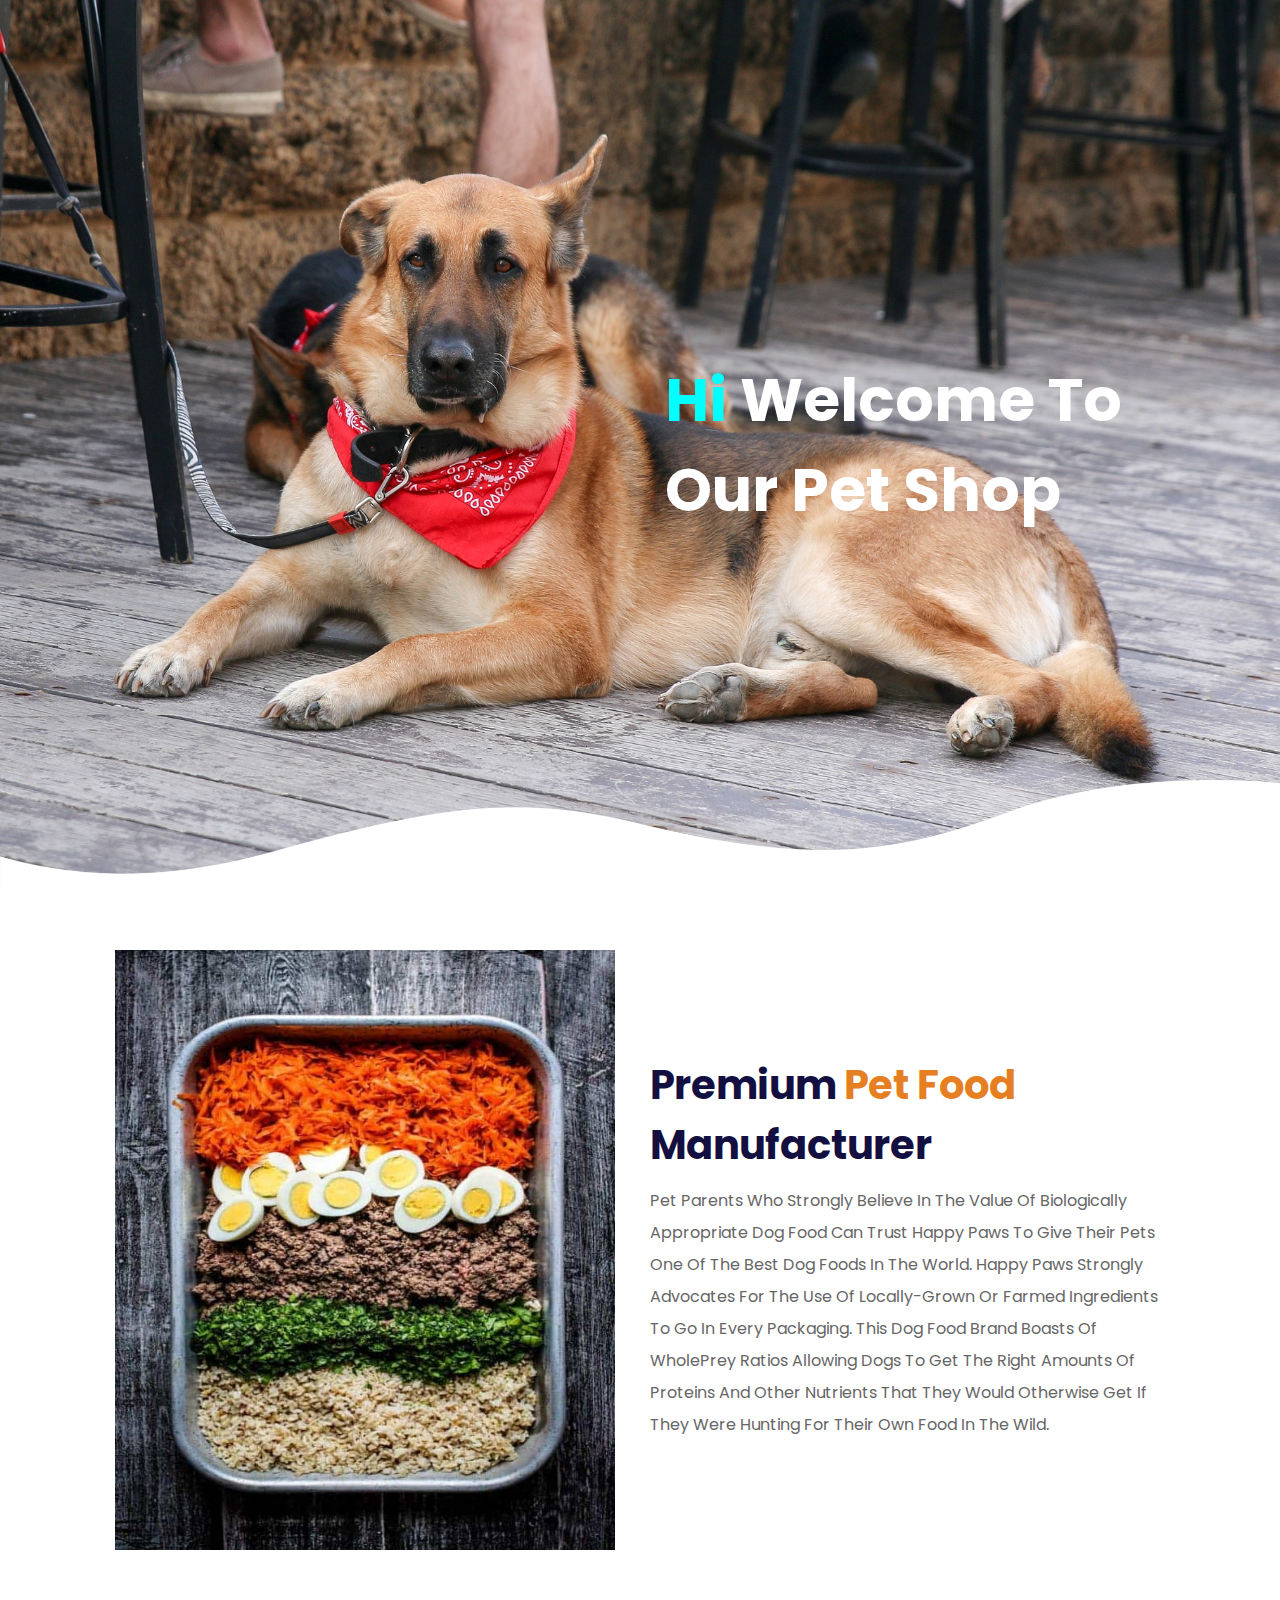
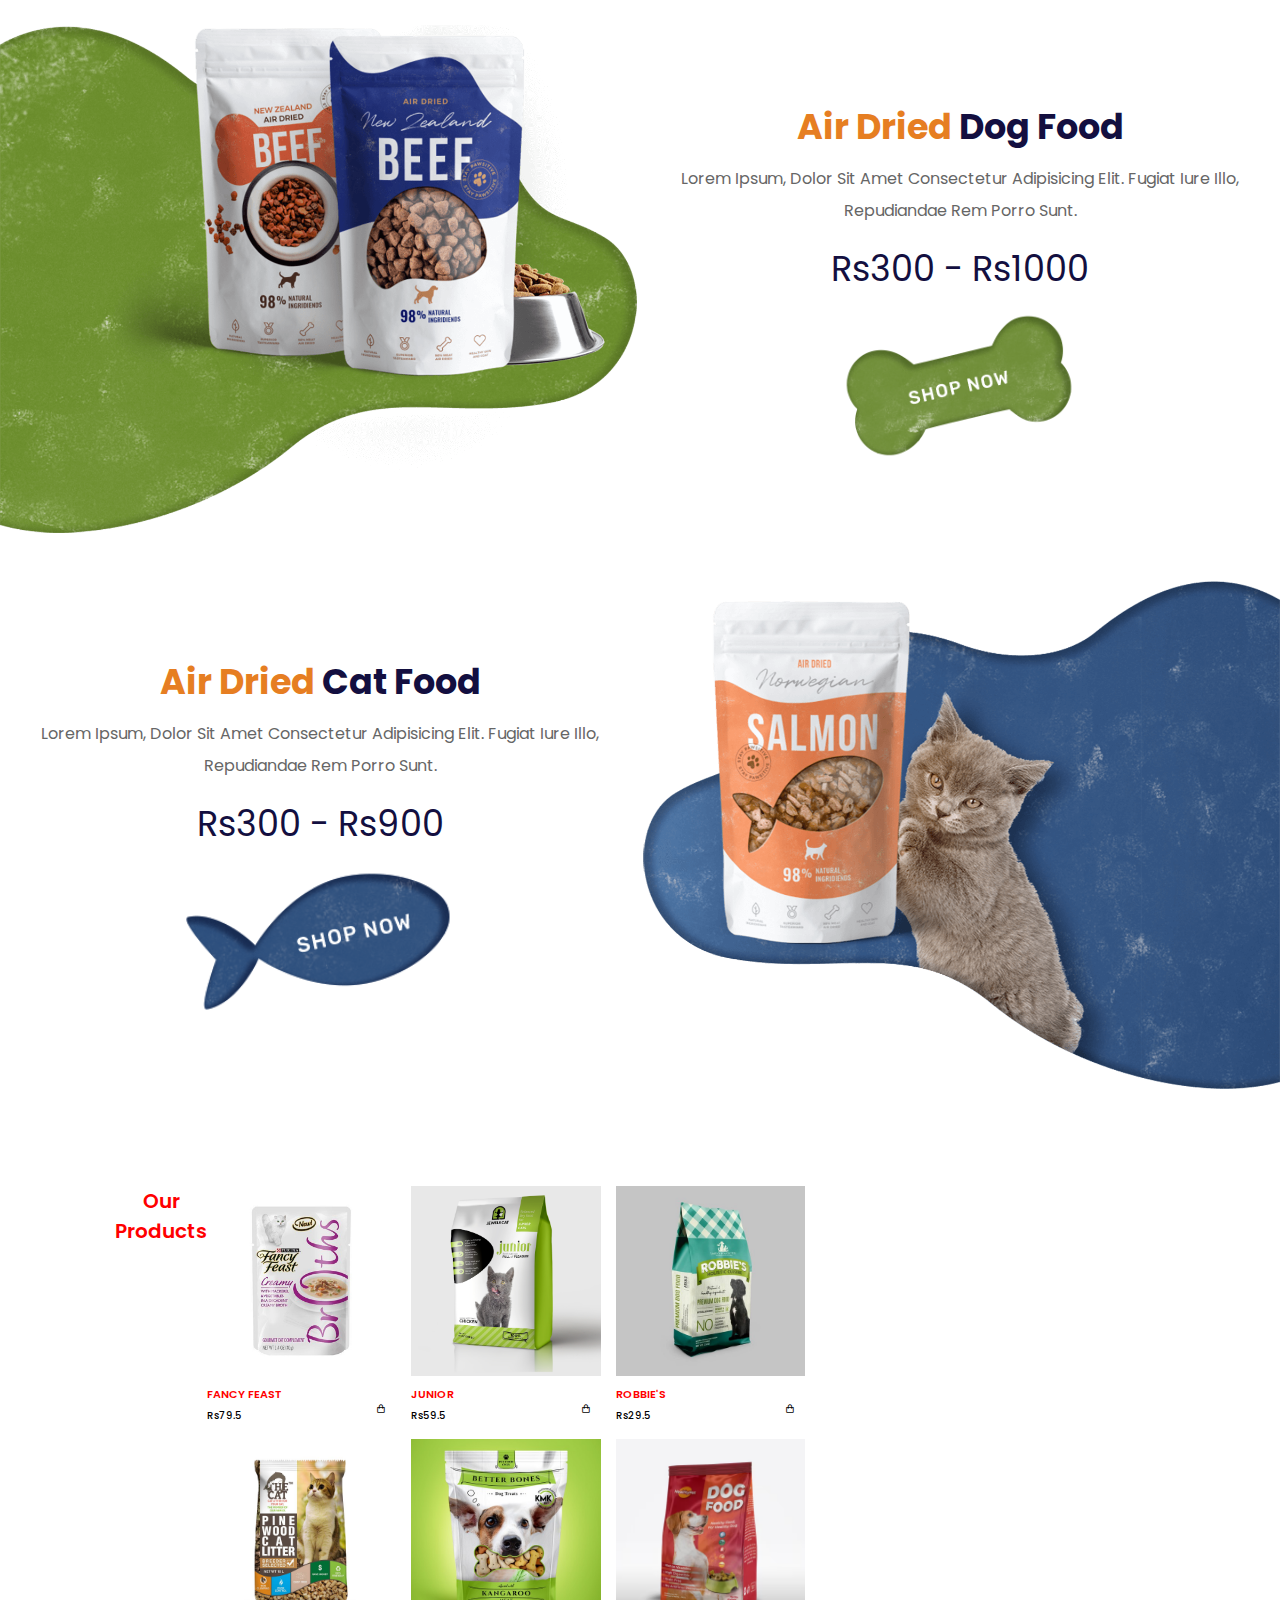
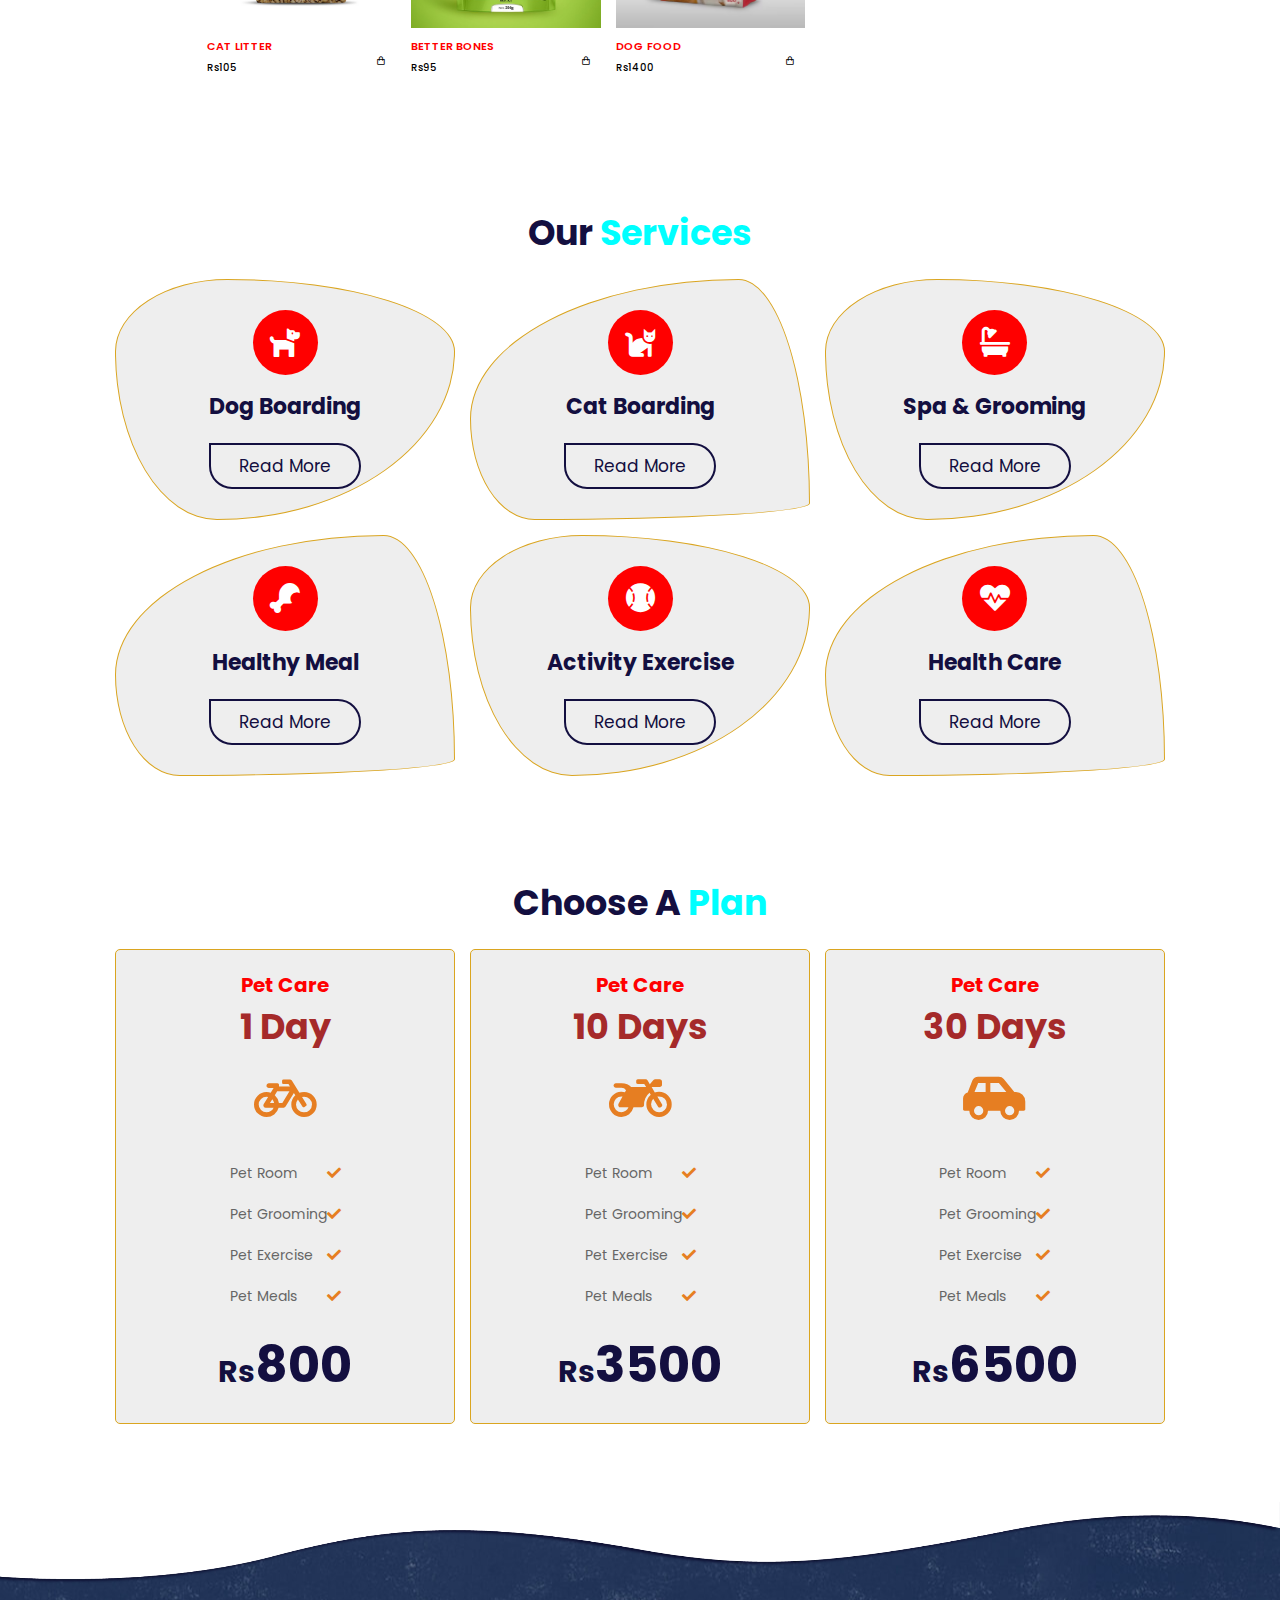
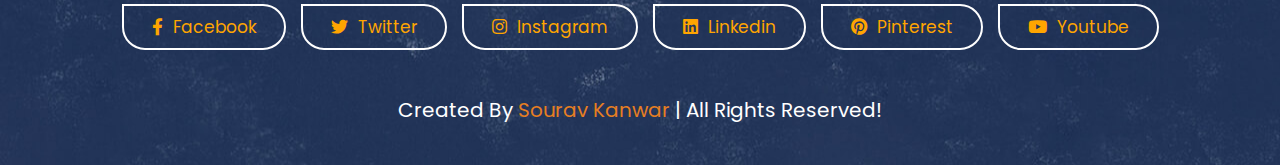
<file: Index.html>
<!DOCTYPE html>
<html lang="en">

<head>
    <meta charset="UTF-8">
    <meta http-equiv="X-UA-Compatible" content="IE=edge">
    <meta name="viewport" content="width=device-width, initial-scale=1.0">
    <title>Happy Paws</title>

    <!-- font awesome cdn link  -->
    <link rel="stylesheet" href="https://cdnjs.cloudflare.com/ajax/libs/font-awesome/5.15.4/css/all.min.css">
    <link href='https://unpkg.com/boxicons@2.1.2/css/boxicons.min.css' rel='stylesheet'>
    <!-- custom css file link  -->
    <link rel="stylesheet" href="./assets/css/style.css">

</head>

<body>

    <header class="header">

        <a href="#" class="logo"> <i class="fas fa-paw"></i> Happy Paws </a>

        <nav class="navbar">
            <a href="#home">home</a>
            <a href="#about">about</a>
            <a href="#shop">shop</a>
            <a href="#services">services</a>
            <a href="#plan">plan</a>
            <a href="contact.html">contact</a>
        </nav>

        <div class="icons">

            <div class="fas fa-bars" id="menu-btn"></div>
        </div>

        <a class="fas fa-shopping-cart" id="cart-icon" style="font-size: 3rem;"></a>

        <div class="cart">
            <h2 class="cart-title">Your Cart</h2>


            <div class="cart-content">


            </div>

            <div class="total">
                <div class="total-title">Total</div>
                <div class="total-price">$0</div>
            </div>

            <button type="button" class="btn-buy">Buy Now</button>

            <i class='bx bx-x' id="cart-close"></i>
        </div>
        <div class="fas fa-user" id="login-btn" style="font-size: 3rem;"></div>
        </div>
        <form action="" class="login-form">
            <h3>sign in</h3>
            <input type="email" name="" placeholder="enter your email" id="" class="box">
            <input type="password" name="" placeholder="enter your password" id="" class="box">
            <div class="remember">
                <input type="checkbox" name="" id="remember-me">
                <label for="remember-me">remember me</label>
            </div>
            <input type="submit" value="sign in" class="btn">
            <div class="links">
                <a href="#">forget password</a>
                <a href="#">sign up</a>
            </div>
        </form>


    </header>

    <section class="home" id="home">

        <div class="content">
            <h3> <span style="color:aqua;">hi</span> welcome to our pet shop </h3>

        </div>

        <img src="./assets/images/bottom_wave.png" class="wave" alt="">

    </section>

    <section class="about" id="about">

        <div class="image">
            <img style="height: 600px; width: 500px;" src="./assets/images/homemade-dog-food-5-e1594936709230.jpg"
                alt="">
        </div>

        <div class="content">
            <h3>premium <span>pet food</span> manufacturer</h3>
            <p>Pet parents who strongly believe in the value of biologically appropriate dog food can trust Happy Paws
                to give their pets one of the best dog foods in the world. Happy Paws strongly advocates for the use of
                locally-grown or farmed ingredients to go in every packaging. This dog food brand boasts of WholePrey
                ratios allowing dogs to get the right amounts of proteins and other nutrients that they would otherwise
                get if they were hunting for their own food in the wild.</p>

        </div>

    </section>

    <div class="dog-food">

        <div class="image">
            <img src="./assets/images/dog_food.png" alt="">
        </div>

        <div class="content">
            <h3> <span>air dried</span> dog food </h3>
            <p>Lorem ipsum, dolor sit amet consectetur adipisicing elit. Fugiat iure illo, repudiandae rem porro sunt.
            </p>
            <div class="amount">Rs300 - Rs1000</div>
            <a href="#shop"> <img src="./assets/images/shop_now_dog.png" alt=""> </a>
        </div>

    </div>

    <div class="cat-food">

        <div class="content">
            <h3> <span>air dried</span> cat food </h3>
            <p>Lorem ipsum, dolor sit amet consectetur adipisicing elit. Fugiat iure illo, repudiandae rem porro sunt.
            </p>
            <div class="amount">Rs300 - Rs900</div>
            <a href="#shop"> <img src="./assets/images/shop_now_cat.png" alt=""> </a>
        </div>

        <div class="image">
            <img src="./assets/images/cat_food.png" alt="">
        </div>

    </div>

    <section class="shop container" id="shop">
        <h2 class="section-title">Our Products</h2>

        <!-- CONTENT  -->
        <div class="shop-content">
            <!-- BOX 1 -->
            <div class="product-box">
                <img src="assets/images/HTB1Z9.ea3oQMeJjy1Xaq6ASsFXaU.jpg" alt="" class="product-img">
                <h2 class="product-title">Fancy Feast</h2>
                <span class="product-price">Rs79.5</span>
                <i class='bx bx-shopping-bag add-cart'></i>
            </div>
            <!-- BOX 2 -->
            <div class="product-box">
                <img src="assets/images/jewels_pet_packaging_mockup.jpg" alt="" class="product-img">
                <h2 class="product-title">Junior</h2>
                <span class="product-price">Rs59.5</span>
                <i class='bx bx-shopping-bag add-cart'></i>
            </div>
            <!-- BOX 3 -->
            <div class="product-box">
                <img src="assets/images/premium-dog-food-packaging-design.jpg" alt="" class="product-img">
                <h2 class="product-title">Robbie's</h2>
                <span class="product-price">Rs29.5</span>
                <i class='bx bx-shopping-bag add-cart'></i>
            </div>
            <!-- BOX 4 -->
            <div class="product-box">
                <img src="assets/images/cat-food-packaging-design-inspiration-1.jpg" alt="" class="product-img">
                <h2 class="product-title">Cat Litter</h2>
                <span class="product-price">Rs105</span>
                <i class='bx bx-shopping-bag add-cart'></i>
            </div>
            <!-- BOX 5 -->
            <div class="product-box">
                <img src="assets/images/attachment_113749082.jpg" alt="" class="product-img">
                <h2 class="product-title">Better Bones</h2>
                <span class="product-price">Rs95</span>
                <i class='bx bx-shopping-bag add-cart'></i>
            </div>
            <!-- BOX 6 -->
            <div class="product-box">
                <img src="assets/images/5625ee77-7594-49a5-84e5-92e9410c6af8.avif" alt="" class="product-img">
                <h2 class="product-title">Dog Food</h2>
                <span class="product-price">Rs1400</span>
                <i class='bx bx-shopping-bag add-cart'></i>
            </div>
        </div>
    </section>

    <section class="services" id="services">

        <h1 class="heading"> our <span style="color: aqua;">services</span> </h1>

        <div class="box-container">

            <div class="box">
                <i class="fas fa-dog"></i>
                <h3>dog boarding</h3>
                <a href="https://www.bookmypet.com/blogs/what-is-dog-boarding" class="btn">read more</a>
            </div>

            <div class="box">
                <i class="fas fa-cat"></i>
                <h3>cat boarding</h3>
                <a href="https://vivopets.com/what-is-cat-boarding/#:~:text=Cat%20boarding%20is%20a%20way%20to%20have%20your,a%20facility%20that%20specializes%20in%20caring%20for%20animals"
                    class="btn">read more</a>
            </div>

            <div class="box">
                <i class="fas fa-bath"></i>
                <h3>spa & grooming</h3>
                <a href="https://www.apetspaeverett.com/services-and-prices" class="btn">read more</a>
            </div>

            <div class="box">
                <i class="fas fa-drumstick-bite"></i>
                <h3>healthy meal</h3>
                <a href="https://www.wikihow.pet/Prepare-a-Healthy-Meal-for-Your-Pet-Dog" class="btn">read more</a>
            </div>

            <div class="box">
                <i class="fas fa-baseball-ball"></i>
                <h3>activity exercise</h3>
                <a href="https://petcube.com/blog/indoor-dog-exercise/" class="btn">read more</a>
            </div>

            <div class="box">
                <i class="fas fa-heartbeat"></i>
                <h3>health care</h3>
                <a href="https://www.wikihow.pet/Take-Care-of-a-Dog" class="btn">read more</a>
            </div>

        </div>

    </section>
    <section class="plan" id="plan">

        <h1 class="heading"> choose a <span style="color: aqua;">plan</span> </h1>

        <div class="box-container">

            <div class="box">
                <h3 class="title">pet care</h3>
                <h3 class="day"> 1 day </h3>
                <i class="fas fa-bicycle icon"></i>
                <div class="list">
                    <p> pet room <span class="fas fa-check"></span> </p>
                    <p> pet grooming <span class="fas fa-check"></span> </p>
                    <p> pet exercise <span class="fas fa-check"></span> </p>
                    <p> pet meals <span class="fas fa-check"></span> </p>
                </div>
                <div class="amount"><span>Rs</span>800</div>

            </div>

            <div class="box">
                <h3 class="title">pet care</h3>
                <h3 class="day"> 10 days </h3>
                <i class="fas fa-motorcycle icon"></i>
                <div class="list">
                    <p> pet room <span class="fas fa-check"></span> </p>
                    <p> pet grooming <span class="fas fa-check"></span> </p>
                    <p> pet exercise <span class="fas fa-check"></span> </p>
                    <p> pet meals <span class="fas fa-check"></span> </p>
                </div>
                <div class="amount"><span>Rs</span>3500</div>

            </div>

            <div class="box">
                <h3 class="title">pet care</h3>
                <h3 class="day"> 30 days </h3>
                <i class="fas fa-car-side icon"></i>
                <div class="list">
                    <p> pet room <span class="fas fa-check"></span> </p>
                    <p> pet grooming <span class="fas fa-check"></span> </p>
                    <p> pet exercise <span class="fas fa-check"></span> </p>
                    <p> pet meals <span class="fas fa-check"></span> </p>
                </div>
                <div class="amount"><span>Rs</span>6500</div>

            </div>

        </div>

    </section>

    <section class="footer">

        <img src="./assets/images/top_wave.png" alt="">

        <div class="share">
            <a href="#" class="btn"> <i class="fab fa-facebook-f"></i> facebook </a>
            <a href="#" class="btn"> <i class="fab fa-twitter"></i> twitter </a>
            <a href="#" class="btn"> <i class="fab fa-instagram"></i> instagram </a>
            <a href="#" class="btn"> <i class="fab fa-linkedin"></i> linkedin </a>
            <a href="#" class="btn"> <i class="fab fa-pinterest"></i> pinterest </a>
            <a href="#" class="btn"> <i class="fab fa-youtube"></i> youtube </a>
        </div>

        <div class="credit"> created by <span><a href="#">Sourav Kanwar</a></span> | all rights reserved! </div>

    </section>




















    <!-- custom js file link  -->
    <script src="./assets/js/script.js"></script>

</body>
</file>
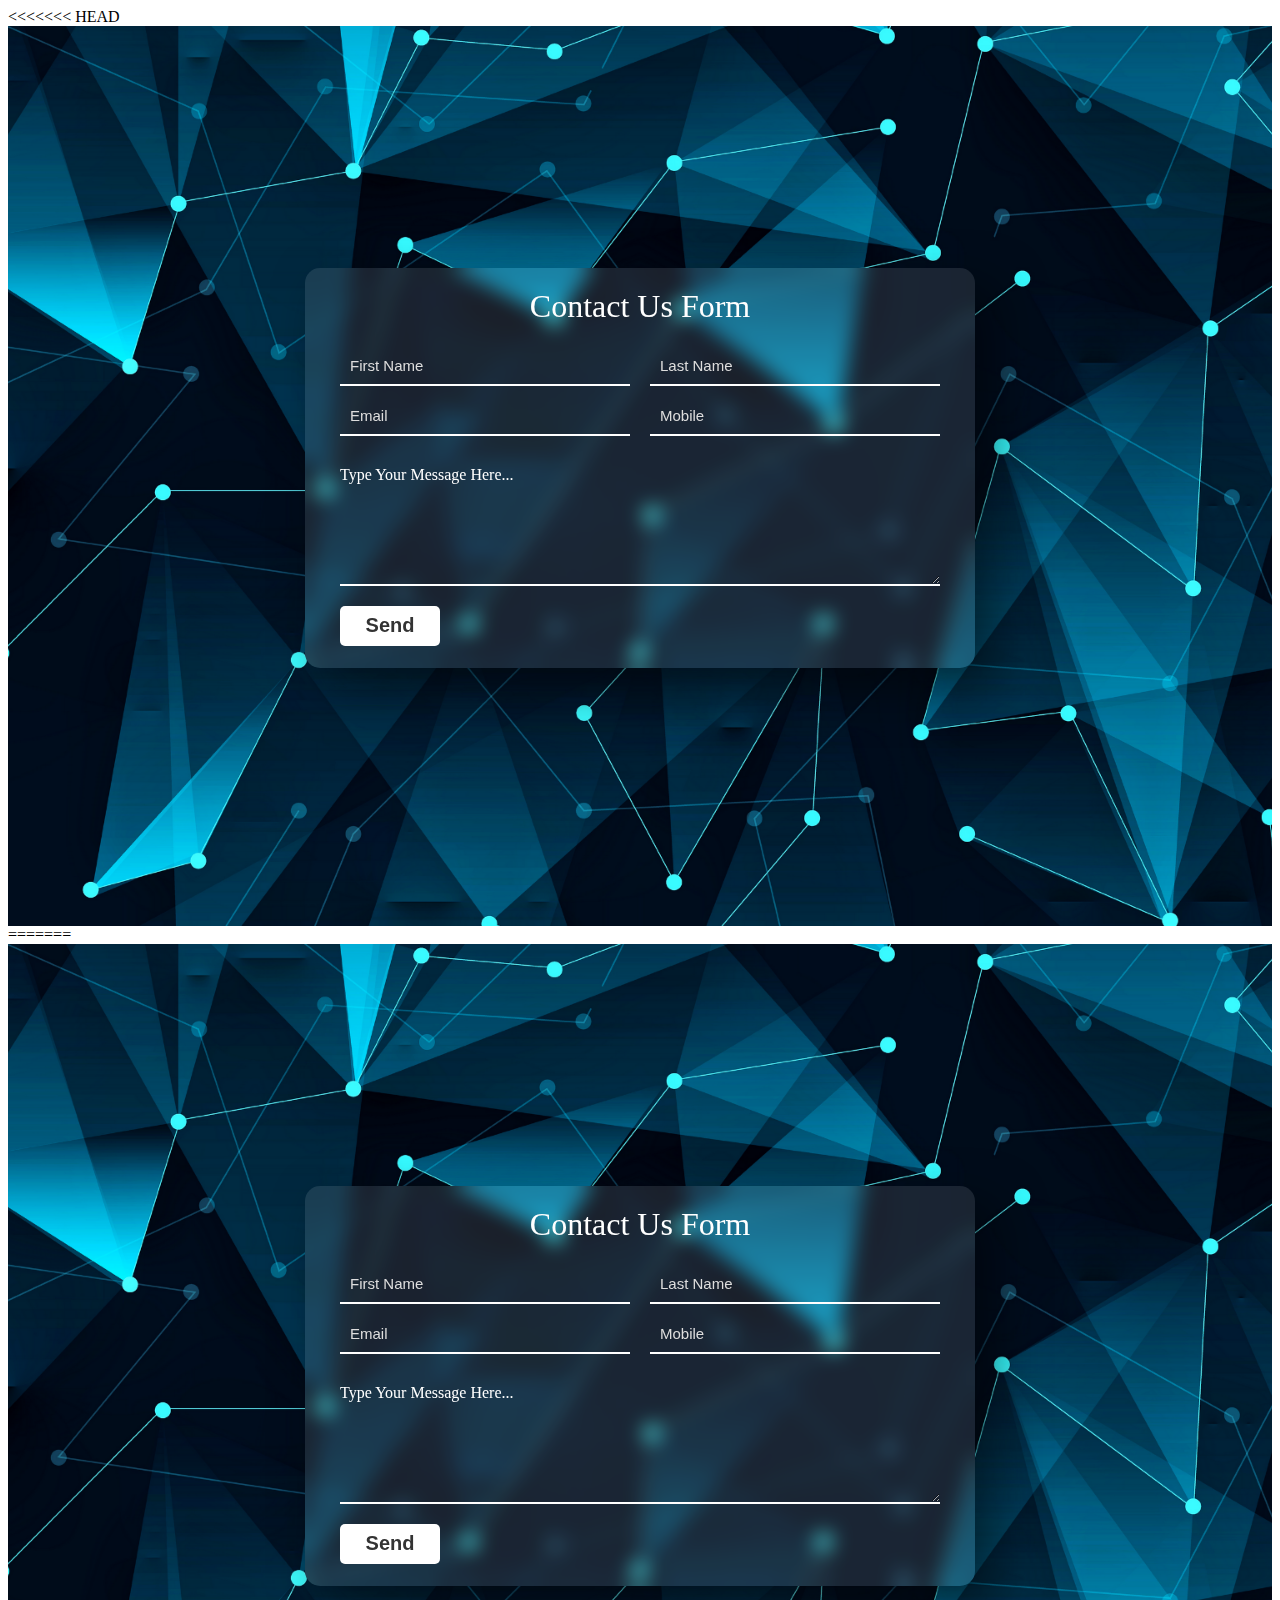
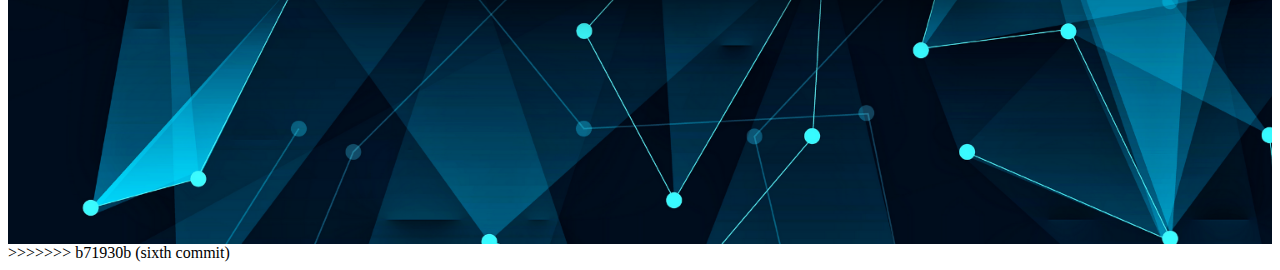
<file: contact.html>
<<<<<<< HEAD
<!DOCTYPE html>
<html lang="en">
<head>
    <meta charset="UTF-8">
    <meta http-equiv="X-UA-Compatible" content="IE=edge">
    <meta name="viewport" content="width=device-width, initial-scale=1.0">
    <title>Form Contact Us</title>
    <link rel="stylesheet" href="style.css">
</head>
<body>
    <div class="container">
        <form>
            <h1>Contact Us Form</h1>
            <input type="text" id="firstName" placeholder="First Name" required>
            <input type="text" id="lastName" placeholder="Last Name" required>
            <input type="email" id="email" placeholder="Email" required>
            <input type="text" id="mobile" placeholder="Mobile" required>
            <h4>Type Your Message Here...</h4>
            <textarea required></textarea>
            <input type="submit" value="Send" id="button">
        </form>
    </div>
</body>
=======
<!DOCTYPE html>
<html lang="en">
<head>
    <meta charset="UTF-8">
    <meta http-equiv="X-UA-Compatible" content="IE=edge">
    <meta name="viewport" content="width=device-width, initial-scale=1.0">
    <title>Form Contact Us</title>
    <link rel="stylesheet" href="style.css">
</head>
<body>
    <div class="container">
        <form>
            <h1>Contact Us Form</h1>
            <input type="text" id="firstName" placeholder="First Name" required>
            <input type="text" id="lastName" placeholder="Last Name" required>
            <input type="email" id="email" placeholder="Email" required>
            <input type="text" id="mobile" placeholder="Mobile" required>
            <h4>Type Your Message Here...</h4>
            <textarea required></textarea>
            <input type="submit" value="Send" id="button">
        </form>
    </div>
</body>
>>>>>>> b71930b (sixth commit)
</html>
</file>
<file: assets/css/style.css>
@import url("https://fonts.googleapis.com/css2?family=Poppins:wght@100;300;400;500;600&display=swap");
* {
  font-family: 'Poppins', sans-serif;
  margin: 0;
  padding: 0;
  -webkit-box-sizing: border-box;
          box-sizing: border-box;
  outline: none;
  border: none;
  text-decoration: none;
  text-transform: capitalize;
  -webkit-transition: .2s linear;
  transition: .2s linear;
}

html {
  font-size: 62.5%;
  overflow-x: hidden;
  scroll-behavior: smooth;
  scroll-padding-top: 4rem;
}

html::-webkit-scrollbar {
  width: 1rem;
}

html::-webkit-scrollbar-track {
  background: transparent;
}

html::-webkit-scrollbar-thumb {
  background: #e67e22;
  border-radius: 5rem;
}

section {
  padding: 5rem 9%;
}

.heading {
  padding-bottom: 2rem;
  text-align: center;
  font-size: 3.5rem;
  color: #130f40;
}

.heading span {
  color: #e67e22;
}

.btn {
  display: inline-block;
  margin-top: 1rem;
  padding: .8rem 2.8rem;
  border-radius: 5rem;
  border-top-left-radius: 0;
  border: 0.2rem solid #130f40;
  cursor: pointer;
  background: none;
  color: #130f40;
  font-size: 1.7rem;
  overflow: hidden;
  z-index: 0;
  position: relative;
}

.btn::before {
  content: '';
  position: absolute;
  top: 0;
  left: 0;
  height: 100%;
  width: 100%;
  background: #130f40;
  z-index: -1;
  -webkit-transition: .2s linear;
  transition: .2s linear;
  -webkit-clip-path: circle(0% at 0% 5%);
          clip-path: circle(0% at 0% 5%);
}

.btn:hover::before {
  -webkit-clip-path: circle(100%);
          clip-path: circle(100%);
}

.btn:hover {
  color: #fff;
}

@-webkit-keyframes fadeIn {
  0% {
    -webkit-transform: translateY(3rem);
            transform: translateY(3rem);
    opacity: 0;
  }
}

@keyframes fadeIn {
  0% {
    -webkit-transform: translateY(3rem);
            transform: translateY(3rem);
    opacity: 0;
  }
}

.header {
  background: #fff;
  display: -webkit-box;
  display: -ms-flexbox;
  display: flex;
  -webkit-box-align: center;
      -ms-flex-align: center;
          align-items: center;
  -webkit-box-pack: justify;
      -ms-flex-pack: justify;
          justify-content: space-between;
  padding: 2rem 9%;
  -webkit-box-shadow: 0 0.5rem 1.5rem rgba(0, 0, 0, 0.1);
          box-shadow: 0 0.5rem 1.5rem rgba(0, 0, 0, 0.1);
  position: fixed;
  top: 0;
  left: 0;
  right: 0;
  z-index: 1000;
  -webkit-transform: translateY(-10rem);
          transform: translateY(-10rem);
}

.header.active {
  -webkit-transform: translateY(0rem);
          transform: translateY(0rem);
}

.header .logo {
  font-size: 2.5rem;
  color: #130f40;
  font-weight: bolder;
}

.header .logo i {
  color: #e67e22;
}

.header .navbar a {
  margin: 0 1rem;
  font-size: 1.7rem;
  color: #666;
}

.header .navbar a:hover {
  color: #e67e22;
}

.header .icons a,
.header .icons div {

  font-size: 2.5rem;

  font-size: 3.5rem;

  margin-left: 1.5rem;
  color: #130f40;
  cursor: pointer;
}

.header .icons a:hover,
.header .icons div:hover {
  color: #e67e22;
}

.header .login-form {
  position: absolute;
  top: 120%;
  right: 2rem;
  width: 35rem;
  border-radius: 1rem;
  background: #fff;
  -webkit-box-shadow: 0 0.5rem 1.5rem rgba(0, 0, 0, 0.1);
          box-shadow: 0 0.5rem 1.5rem rgba(0, 0, 0, 0.1);
  padding: 2rem;
  display: none;
}

.header .login-form.active {
  display: block;
  -webkit-animation: fadeIn .4s linear;
          animation: fadeIn .4s linear;
}

.header .login-form h3 {
  color: #130f40;
  font-size: 2.5rem;
  padding-bottom: .5rem;
}

.header .login-form .box {
  width: 100%;
  border-bottom: 0.2rem solid #130f40;
  border-width: .1rem;
  padding: 1.5rem 0;
  font-size: 1.6rem;
  color: #130f40;
  text-transform: none;
  margin: 1rem 0;
}

.header .login-form .remember {
  display: -webkit-box;
  display: -ms-flexbox;
  display: flex;
  -webkit-box-align: center;
      -ms-flex-align: center;
          align-items: center;
  gap: .5rem;
  padding: 1rem 0;
}

.header .login-form .remember label {
  font-size: 1.5rem;
  cursor: pointer;
  color: #666;
}

.header .login-form .btn {
  width: 100%;
  text-align: center;
  margin: 1.5rem 0;
}

.header .login-form .btn:hover {
  background: #130f40;
}

.header .login-form .links {
  display: -webkit-box;
  display: -ms-flexbox;
  display: flex;
  -webkit-box-pack: justify;
      -ms-flex-pack: justify;
          justify-content: space-between;
  -webkit-box-align: center;
      -ms-flex-align: center;
          align-items: center;
  margin-top: 1rem;
}

.header .login-form .links a {
  font-size: 1.4rem;
  color: #e67e22;
}

.header .login-form .links a:hover {
  color: #130f40;
  text-decoration: underline;
}

#menu-btn {
  display: none;
}

.home {
  min-height: 100vh;
  display: -webkit-box;
  display: -ms-flexbox;
  display: flex;
  -webkit-box-align: center;
      -ms-flex-align: center;
          align-items: center;
  -webkit-box-pack: end;
      -ms-flex-pack: end;
          justify-content: flex-end;
  background: url(../images/dog-gee90f6ec6_1920.jpg) no-repeat;
  background-position: center;
  background-size: cover;
  position: relative;
}

.home .content {
  width: 50rem;
}

.home .content h3 {
  font-size: 6rem;
  color: #fff;
  padding-bottom: 1rem;
}

.home .content h3 span {
  color: #e67e22;
}

.home .content .btn {
  color: #fff;
  border-color: #fff;
}

.home .content .btn:hover {
  color: #130f40;
}

.home .content .btn::before {
  background: #fff;
}

.home .wave {
  position: absolute;
  bottom: 0;
  left: 0;
  width: 100%;
  height: 12rem;
}

.about {
  display: -webkit-box;
  display: -ms-flexbox;
  display: flex;
  -webkit-box-align: center;
      -ms-flex-align: center;
          align-items: center;
  -ms-flex-wrap: wrap;
      flex-wrap: wrap;
  gap: 2rem;
}

.about .image {
  -webkit-box-flex: 1;
      -ms-flex: 1 1 40rem;
          flex: 1 1 40rem;
}

.about .image img {
  width: 100%;
}

.about .content {
  -webkit-box-flex: 1;
      -ms-flex: 1 1 40rem;
          flex: 1 1 40rem;
}

.about .content h3 {
  color: #130f40;
  font-size: 4rem;
}

.about .content h3 span {
  color: #e67e22;
}

.about .content p {
  font-size: 1.6rem;
  color: #666;
  padding: 1rem 0;
  line-height: 2;
}

.dog-food,
.cat-food {
  display: -webkit-box;
  display: -ms-flexbox;
  display: flex;
  -webkit-box-align: center;
      -ms-flex-align: center;
          align-items: center;
  -ms-flex-wrap: wrap;
      flex-wrap: wrap;
  padding: 2rem 0;
}

.dog-food .image,
.cat-food .image {
  -webkit-box-flex: 1;
      -ms-flex: 1 1 40rem;
          flex: 1 1 40rem;
}

.dog-food .image img,
.cat-food .image img {
  width: 100%;
}

.dog-food .content,
.cat-food .content {
  -webkit-box-flex: 1;
      -ms-flex: 1 1 40rem;
          flex: 1 1 40rem;
  text-align: center;
  padding: 2rem;
}

.dog-food .content h3,
.cat-food .content h3 {
  font-size: 3.5rem;
  color: #130f40;
}

.dog-food .content h3 span,
.cat-food .content h3 span {
  color: #e67e22;
}

.dog-food .content p,
.cat-food .content p {
  padding: 1rem 0;
  line-height: 2;
  color: #666;
  font-size: 1.6rem;
}

.dog-food .content .amount,
.cat-food .content .amount {
  font-size: 3.5rem;
  color: #130f40;
  padding: .5rem 0;
}

.dog-food .content a img,
.cat-food .content a img {
  height: 15rem;
  margin-top: 1rem;
}

.dog-food .content a:hover img,
.cat-food .content a:hover img {
  -webkit-transform: rotate(15deg);
          transform: rotate(15deg);
}

.cat-food {
  -ms-flex-wrap: wrap-reverse;
      flex-wrap: wrap-reverse;
}

.cart{
  position: fixed;
  top: 40px;
  right: 0;
  right: -100%; 
  width: 360px;
  height: 100vh;
  overflow-y: auto;
  overflow-x: hidden;
  padding: 20px;
  background-color: var(--bg-color);
  box-shadow: -2px solid 4px hsl(0 4% 15% / 10%);
  border: 1px solid var(--main-color);
  transition: 1.5s;
}
.cart.active{
  right: 0;
  transition: .5s;
}
.cart-title{
  text-align: center;
  font-size: 3rem;
  font-weight: 600;
  margin-top: 2rem;
}
.cart-box{
  display: grid;
  grid-template-columns: 32% 50% 18%;
  align-items: center;
  gap: 1rem;
  margin-top: 1rem;
  size: 40px;
}
.cart-img{
  width: 100px;
  height: 100px;
  object-fit: contain;
  padding: 10px;
}
.detail-box{
  display: grid;
  row-gap: .5rem;
}
.cart-product-title{
  font-size: 2rem;
  text-transform: uppercase;
}
.cart-price{
  font-weight: 500;
  font-size: medium;
}
.cart-quantity{
  border: 1px solid var(--text-color);
  outline-color: var(--main-color);
  width: 2.4rem;
  text-align: center;
  font-size: 1rem;
}
.cart-remove{
  font-size: 24px;
  color: var(--main-color);
  cursor: pointer;
}
.total{
  display: flex;
  justify-content: flex-end;
  margin-top: 1.5rem;
  border-top: 1px solid var(--text-color);
}
.total-title{
  font-size: 2rem;
  font-weight: 600;
}
.total-price{
  margin-left: 1rem;
}
.btn-buy{
  display: flex;
  margin: 1.5rem auto 0 auto;
  padding: 12px 20px;
  border: none;
  background-color: var(--sec-color);
  color: var(--bg-color);
  font-size: 3rem;
  font-weight: 500;
  cursor: pointer;
}
.btn-buy:hover{
  background-color: var(--text-color);
}
#cart-close{
  position: absolute;
  top: 1rem;
  right: .8rem;
  font-size: 2rem;
  color: var(--text-color);
  cursor: pointer;
}

/* SHOP SECTION  */
.shop{
  margin-top: 2rem;
}
.section-title{
  font-style: 2.5rem;
  font-weight: 600;
  text-align: center;

}
.shop-content{
  display: grid;
  grid-template-columns: 33% 33% 33%;
  gap: 1.5rem;
}
.product-box{
  position: relative;
}
.product-box:hover{
  padding: 10px;
  border: 1px solid var(--text-color);
  transition: .4s;
}
.product-img{
  width: 100%;
  aspect-ratio: 1/1;
  object-fit: cover;
  margin-bottom: .5rem;
}
.product-title{
  font-size: 1.1rem;
  font-weight: 600;
  text-transform: uppercase;
  margin-bottom: .5rem;
}
.product-price{
  font-weight: 500;
  font-size: 1rem;
}
.add-cart{
  position: absolute;
  bottom: 0;
  right: 0;
  background-color: var(--text-color);
  color: var(--bg-color);
  padding: 10px;
  cursor: pointer;
  font-size: 1rem;
}
.add-cart:hover{
  background-color: hsl(249, 32%, 17%);
}




.shop .box-container {
  display: -ms-grid;
  display: grid;
  -ms-grid-columns: (minmax(30rem, 1fr))[auto-fit];
      grid-template-columns: repeat(auto-fit, minmax(30rem, 1fr));
  gap: 1.5rem;
}

.shop .box-container .box {
  position: relative;
  overflow: hidden;
}

.shop .box-container .box:hover .image img {
  -webkit-transform: scale(1.1);
          transform: scale(1.1);
}

.shop .box-container .box:hover .icons {
  -webkit-transform: translateX(0rem);
          transform: translateX(0rem);
}

.shop .box-container .box .image {
  height: 45rem;
  width: 100%;
  overflow: hidden;
}

.shop .box-container .box .image img {
  height: 100%;
  width: 100%;
  -o-object-fit: cover;
     object-fit: cover;
}

.shop .box-container .box .icons {
  position: absolute;
  top: 1rem;
  right: 2rem;
  z-index: 10;
  -webkit-transform: translateX(10rem);
          transform: translateX(10rem);
}

.shop .box-container .box .icons a {
  display: block;
  width: 5rem;
  height: 5rem;
  line-height: 5rem;
  font-size: 2.2rem;
  margin-top: 1rem;
  background: #fff;
  color: #130f40;
  text-align: center;
}

.shop .box-container .box .icons a:hover {
  color: #fff;
  background: #e67e22;
}

.shop .box-container .box .content {
  padding: 1rem 0;
  text-align: center;
}

.shop .box-container .box .content h3 {
  font-size: 2.2rem;
  color: green;
  padding-bottom: .5rem;
}

.shop .box-container .box .content .amount {
  font-size: 2rem;
  color: red;
}


.container{
  display: flex;
  width: 70%;
  margin-bottom: 30px;
}
#root{
  width: 60%;
  display: grid;
  grid-template-columns: repeat(2, 1fr);
  grid-gap: 20px;
}
.sidebar{
  width: 40%;
  border-radius: 5px;
  background-color: #eee;
  margin-left: 20px;
  padding: 15px;
  text-align: center;
}
.head{
  background-color: goldenrod;
  border-radius: 3px;
  height: 40px;
  padding: 10px;
  margin-bottom: 20px;
  color: white;
  display: flex;
  align-items: center;
}
.foot{
  display: flex;
  justify-content: space-between;
  margin: 20px 0px;
  padding: 10px 0px;
  border-top: 1px solid #333;
}
.box{
  display: flex;
  flex-direction: column;
  align-items: center;
  justify-content: space-between;
  border: 1px solid goldenrod;
  border-radius: 5px;
  padding: 15px;
}
.img-box{
  width: 100%;
  height: 180px;
  display: flex;
  align-items: center;
  justify-content: center;
}
.images{
  max-width: 90%;
  max-height: 90%;
  object-fit: cover;
  object-position: center;
}
.bottom{
  margin-top: 20px;
  width: 100%;
  text-align: center;
  display: flex;
  flex-direction: column;
  align-items: center;
  justify-content: space-between;
  height: 110px;
}
h2{
  font-size: 20px;
  color: red;
}
button{
  width: 100%;
  position: relative;
  border: none;
  border-radius: 5px;
  background-color: goldenrod;
  padding: 7px 25px;
  cursor: pointer;
  color: white;
}
button:hover{
  background-color: #333;
}
.cart-item{
  display: flex;
  align-items: center;
  justify-content: space-between;
  padding: 10px;
  background-color: white;
  border-bottom: 1px solid #aaa;
  border-radius: 3px;
  margin: 10px 10px;
}
.row-img{
  width: 50px;
  height: 50px;
  border-radius: 50px;
  border: 1px solid goldenrod;
  display: flex;
  align-items: center;
  justify-content: center;
}
.rowimg{
  max-width: 43px;
  max-height: 43px;
  border-radius: 50%;
}
.fa-trash:hover{
  cursor: pointer;
  color: #333;
}

.services .box-container {
  display: -ms-grid;
  display: grid;
  -ms-grid-columns: (minmax(30rem, 1fr))[auto-fit];
      grid-template-columns: repeat(auto-fit, minmax(30rem, 1fr));
  gap: 1.5rem;
}

.services .box-container .box {
  background: #eee;
  padding: 3rem;
  text-align: center;
  border-radius: 33% 67% 70% 30% / 30% 30% 70% 70%;
}

.services .box-container .box:nth-child(even) {
  border-radius: 79% 21% 81% 19% / 58% 93% 7% 42%;
}

.services .box-container .box:hover {
  border-radius: .5rem;
}

.services .box-container .box i {
  height: 6.5rem;
  width: 6.5rem;
  line-height: 6.5rem;
  font-size: 3rem;
  color: #fff;
  background:red;
  border-radius: 50%;
  margin-bottom: .5rem;
}

.services .box-container .box h3 {
  font-size: 2.2rem;
  color: #130f40;
  padding: 1rem 0;
}

.plan .box-container {
  display: -ms-grid;
  display: grid;
  -ms-grid-columns: (minmax(30rem, 1fr))[auto-fit];
      grid-template-columns: repeat(auto-fit, minmax(30rem, 1fr));
  gap: 1.5rem;
}

.plan .box-container .box {
  position: relative;
  padding: 2rem;
  border-radius: .5rem;
  position: relative;
  margin-bottom: 2rem;
  background: #eee;
}

.plan .box-container .box .btn {
  position: absolute;
  bottom: -2rem;
  right: 2rem;
  background: #fff;
}

.plan .box-container .box .title {
  text-align: center;
  color:red;
  font-size: 2rem;
}

.plan .box-container .box .day {
  text-align: center;
  color: brown;
  font-size: 3.5rem;
}

.plan .box-container .box .icon {
  color: #e67e22;
  font-size: 5rem;
  padding: 2rem 0;
}

.plan .box-container .box .list {
  margin: 1rem 0;
}

.plan .box-container .box .list p {
  display: -webkit-box;
  display: -ms-flexbox;
  display: flex;
  -webkit-box-align: center;
      -ms-flex-align: center;
          align-items: center;
  -webkit-box-pack: justify;
      -ms-flex-pack: justify;
          justify-content: space-between;
  font-size: 1.4rem;
  color: #666;
  padding: 1rem 0;
}

.plan .box-container .box .list p span {
  color: #e67e22;
}

.plan .box-container .box .amount {
  font-size: 5rem;
  font-weight: bolder;
  color: #130f40;
}

.plan .box-container .box .amount span {
  font-size: 3rem;
}

.contact {
  padding: 2rem 0;
  display: -webkit-box;
  display: -ms-flexbox;
  display: flex;
  -webkit-box-align: center;
      -ms-flex-align: center;
          align-items: center;
  -ms-flex-wrap: wrap;
      flex-wrap: wrap;
  gap: 3rem;
}

.contact .image {
  -webkit-box-flex: 1;
      -ms-flex: 1 1 40rem;
          flex: 1 1 40rem;
}

.contact .image img {
  width: 100%;
}

.contact form {
  -webkit-box-flex: 1;
      -ms-flex: 1 1 40rem;
          flex: 1 1 40rem;
  padding: 2rem 7%;
}

.contact form .btn {
  width: 100%;
  text-align: center;
}

.contact form .btn:hover {
  background: #130f40;
}

.contact form h3 {
  font-size: 3rem;
  padding-bottom: 1rem;
  color: #130f40;
}

.contact form .box, .contact form textarea {
  width: 100%;
  border-bottom: 0.2rem solid #130f40;
  border-width: .1rem;
  font-size: 1.6rem;
  text-transform: none;
  color: #130f40;
  padding: 1.5rem 0;
  margin: 1rem 0;
}

.contact form textarea {
  height: 15rem;
  resize: none;
}

.footer {
  position: relative;
  background: url(../images/footer_background.jpg) no-repeat;
  background-position: center;
  background-size: center;
  padding-top: 10rem;
  padding-bottom: 2rem;
}

.footer img {
  position: absolute;
  top: 0;
  left: 0;
  height: 10rem;
  width: 100%;
}

.footer .share {
  display: -webkit-box;
  display: -ms-flexbox;
  display: flex;
  -webkit-box-pack: center;
      -ms-flex-pack: center;
          justify-content: center;
  -ms-flex-wrap: wrap;
      flex-wrap: wrap;
  gap: 1.5rem;
}

.footer .share a {
  color:orange;
  border-color: #fff;
}

.footer .share a:hover {
  color: #130f40;
}

.footer .share a::before {
  background: #fff;
}

.footer .share a i {
  padding-right: .5rem;
}

.footer .credit {
  text-align: center;
  color: #fff;
  font-size: 2rem;
  padding: 2rem 1rem;
  margin-top: 2.5rem;
}

.footer .credit span a{
  color: #e67e22;
}

.footer .credit span a:hover{
  color: #fff;
  background-color: green;
  padding: 0px 5px;
}

@media (max-width: 991px) {
  html {
    font-size: 55%;
  }
  .header {
    padding: 2rem;
  }
  section {
    padding: 5rem 2rem;
  }
  .home {
    -webkit-box-pack: center;
        -ms-flex-pack: center;
            justify-content: center;
    background-position: right;
  }
  .home .content {
    text-align: center;
    padding-bottom: 5rem;
  }
  .home .content h3 {
    font-size: 4.5rem;
  }
}

@media (max-width: 768px) {
  #menu-btn {
    display: inline-block;
  }
  .header .navbar {
    position: absolute;
    top: 99%;
    left: 0;
    right: 0;
    background: #fff;
    -webkit-clip-path: polygon(0 0, 100% 0, 100% 0, 0 0);
            clip-path: polygon(0 0, 100% 0, 100% 0, 0 0);
  }
  .header .navbar.active {
    -webkit-clip-path: polygon(0 0, 100% 0, 100% 100%, 0 100%);
            clip-path: polygon(0 0, 100% 0, 100% 100%, 0 100%);
  }
  .header .navbar a {
    display: block;
    margin: 2rem;
    font-size: 2rem;
  }
}

@media (max-width: 450px) {
  html {
    font-size: 50%;
  }
  .header .login-form {
    width: 90%;
  }
}



@media (max-width: 1080px){
  .nav{
      padding: 15px;
  }
  .container{
      width: 90%;
      margin: 0 auto;
  }
  section{
      padding: 3rem 0 2rem;
  }
  .shop{
      margin-top: 2rem;
  }
}

/* For Medium Devices */
@media (max-width: 400px){
  .nav{
      padding: 11px;
  }
  .logo{
      font-size: 1rem;
  }
  .cart{
      width: 320px;
  }
}

/* For Small Devices */
@media (max-width: 360px){
  .shop{
      margin-top: 1rem;
  }
  .cart{
      width: 280px;
  }
}
</file>
<file: style.css>
<<<<<<< HEAD
@import url('https://fonts.googleapis.com/css2?family=Poppins:wght@100;200;300;400;500;600;700;800;900&display=swap');
*{
    margin: 0;
    padding: 0;
    box-sizing: border-box;
    font-family: 'Poppins', sans-serif;
}

.container{
    min-height: 100vh;
    background: #ffffff;
    display: flex;
    justify-content: center;
    align-items: center;
    background: url("assets/images/bg.png") no-repeat center center/cover;
}

.container form{
    width: 670px;
    height: 400px;
    display: flex;
    justify-content: center;
    box-shadow: 20px 20px 50px rgba(0,0,0,0.5);
    border-radius: 15px;
    background: rgba(255,255,255,0.1);
    backdrop-filter: blur(10px);
    flex-wrap: wrap;
}

.container form h1{
    color: #fff;
    font-weight: 500;
    margin-top: 20px;
    width: 500px;
    text-align: center;
}

.container form input{
    width: 290px;
    height: 40px;
    padding-left: 10px;
    outline: none;
    border: none;
    color: white;
    font-size: 15px;
    margin-bottom: 10px;
    background: none;
    border-bottom: 2px solid #fff;
}

.container form input::placeholder{
    color: #ddd;
}

.container form #lastName,
.container form #mobile{
    margin-left: 20px;
}

.container form h4{
    color: #fff;
    font-weight: 300;
    width: 600px;
    margin-top: 20px;
}

.container form textarea{
    background: none;
    border: none;
    border-bottom: 2px solid #fff;
    color: #fff;
    font-weight: 200;
    font-size: 15px;
    padding: 10px;
    outline: none;
    min-width: 600px;
    max-width: 600px;
    min-height: 80px;
    max-height: 80px;
}

textarea::-webkit-scrollbar{
    width: 1em;
}

textarea::-webkit-scrollbar-thumb{
    background-color: rgba(194,194,194,0.713);
}

.container form #button{
    border: none;
    background: #fff;
    border-radius: 5px;
    margin-top: 20px;
    font-weight: 600;
    font-size: 20px;
    color: #333;
    width: 100px;
    padding: 0;
    margin-right: 500px;
    margin-bottom: 30px;
    transition: 0.3s;
}

.container form #button:hover{
    opacity: 0.7;
=======
@import url('https://fonts.googleapis.com/css2?family=Poppins:wght@100;200;300;400;500;600;700;800;900&display=swap');
*{
    margin: 0;
    padding: 0;
    box-sizing: border-box;
    font-family: 'Poppins', sans-serif;
}

.container{
    min-height: 100vh;
    background: #ffffff;
    display: flex;
    justify-content: center;
    align-items: center;
    background: url("assets/images/bg.png") no-repeat center center/cover;
}

.container form{
    width: 670px;
    height: 400px;
    display: flex;
    justify-content: center;
    box-shadow: 20px 20px 50px rgba(0,0,0,0.5);
    border-radius: 15px;
    background: rgba(255,255,255,0.1);
    backdrop-filter: blur(10px);
    flex-wrap: wrap;
}

.container form h1{
    color: #fff;
    font-weight: 500;
    margin-top: 20px;
    width: 500px;
    text-align: center;
}

.container form input{
    width: 290px;
    height: 40px;
    padding-left: 10px;
    outline: none;
    border: none;
    color: white;
    font-size: 15px;
    margin-bottom: 10px;
    background: none;
    border-bottom: 2px solid #fff;
}

.container form input::placeholder{
    color: #ddd;
}

.container form #lastName,
.container form #mobile{
    margin-left: 20px;
}

.container form h4{
    color: #fff;
    font-weight: 300;
    width: 600px;
    margin-top: 20px;
}

.container form textarea{
    background: none;
    border: none;
    border-bottom: 2px solid #fff;
    color: #fff;
    font-weight: 200;
    font-size: 15px;
    padding: 10px;
    outline: none;
    min-width: 600px;
    max-width: 600px;
    min-height: 80px;
    max-height: 80px;
}

textarea::-webkit-scrollbar{
    width: 1em;
}

textarea::-webkit-scrollbar-thumb{
    background-color: rgba(194,194,194,0.713);
}

.container form #button{
    border: none;
    background: #fff;
    border-radius: 5px;
    margin-top: 20px;
    font-weight: 600;
    font-size: 20px;
    color: #333;
    width: 100px;
    padding: 0;
    margin-right: 500px;
    margin-bottom: 30px;
    transition: 0.3s;
}

.container form #button:hover{
    opacity: 0.7;
>>>>>>> b71930b (sixth commit)
}
</file>
